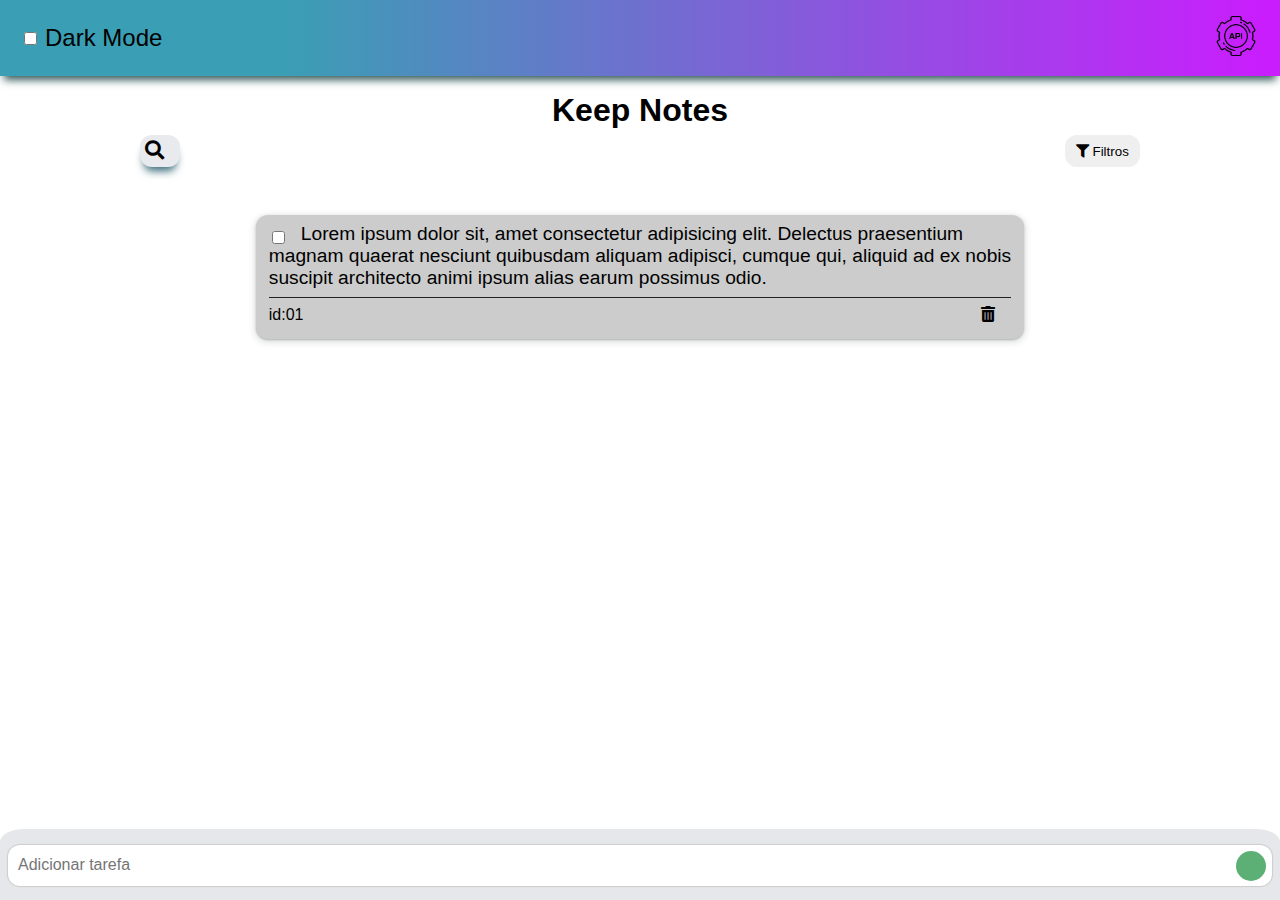
<file: index.html>
<!DOCTYPE html>
<html lang="pt-br">

<head>
    <meta charset="UTF-8">
    <meta http-equiv="X-UA-Compatible" content="IE=edge">
    <meta name="viewport" content="width=device-width, initial-scale=1.0">

    <link rel="stylesheet" href="./css/style.css">
    <link rel="stylesheet" href="https://pro.fontawesome.com/releases/v5.15.1/css/all.css">
    <link rel="stylesheet" href="http://fonts.cdnfonts.com/css/bariol-regular-2?styles=29982">
                
    <link rel="shortcut icon" href="#" type="image/x-icon"> 

    <link href="https://cdn.jsdelivr.net/npm/bootstrap@5.1.0/dist/css/bootstrap.min.css" rel="stylesheet"
    integrity="sha384-KyZXEAg3QhqLMpG8r+8fhAXLRk2vvoC2f3B09zVXn8CA5QIVfZOJ3BCsw2P0p/We" crossorigin="anonymous">
    
    <!--  -->
    <link rel="shortcut icon" href="img/73926.png" type="image/x-icon">
    <!-- TODO -->

    <script src="./js/index.js" defer></script>

    <title>TO DO</title>
</head>

<body id="fundo">

    <header>

        <!-- INÍCIO BOTÃO DARK MODE -------------------------------------------------- -->
        <div id="menu-superior">
            
            <div class="btn-bk form-check form-switch">
                <input onclick="mudarCor(this)" class="form-check-input" type="checkbox" id="flexSwitchCheckDefault">
                <label class="form-check-label" for="flexSwitchCheckDefault">Dark Mode</label>
            </div>
            <div id="api-button">
                <a href="./json.html">
                    <img src="./img/api.png" alt="api button">
                </a>
            </div>
        </div>
          <!-- FIM BOTÃO DARK MODE -------------------------------------------------- -->

        <div class="container">
            <div class="title">
                <h1>Keep Notes</h1>
            </div>
            <div class="wrap">
                <div class="search" id="search">
                    <label for="searchInput">
                        <i class="fas fa-search" style="color:black"></i>
                    </label>
                    <input class="search-input" id="searchInput" type="search" placeholder="Pesquisar">
                </div>
                <div class="filter">
                    <button class="filter-btn">
                        <i class="fas fa-filter"></i>
                        <span>Filtros</span>
                    </button>
                    <div class="filter-modal hidden" id="filterModal">
                        <p>Filtros</p>
                        <button class="apply-button">Apply</button><button class="cancel-button">Cancel</button>
                    </div>
                </div>
            </div>
        </div>
    </header>

    <main>
        
        <section>
            <div class="todo-container" id="todoContainer">

                <div class="task">
                    <input class="check" type="checkbox" name="" id="">
                    <p class="title-task">Lorem ipsum dolor sit, amet consectetur adipisicing elit. Delectus praesentium
                        magnam quaerat
                        nesciunt quibusdam aliquam adipisci, cumque qui, aliquid ad ex nobis suscipit architecto animi
                        ipsum alias earum possimus odio.</p>
                    <div class="options">
                        <span class="id-task">id:01</span>
                        <!-- <button class="edit-button">
                            <i class="fas fa-pen"></i>
                        </button> -->
                        <button id="delete-button" class="delete-button">
                            <i class="fas fa-trash-alt"></i>
                        </button>
                    </div>
                    <!-- MODAL DELETE TODO (CONFIRMAÇÃO DE EXCLUSÃO) -->
                    <div class="modal-delete-todo">
                        <div class="container-sim-nao">
                            <button class="sim-delete" type="button" >EXCLUIR</button>
                            <button class="nao-delete" type="button" >CANCELAR</button>     
                        </div>
                    </div>
                    <!-- MODAL DELETE TODO (CONFIRMAÇÃO DE EXCLUSÃO) -->    
                </div>

            </div>

        </section>

        <section class="section-add-todo" id="sectionAddTodo">
            <div class="add-todo">
                <form class="add-todo-form" id="addForm" autocomplete="off">

                    <div class="extras" id="extras">
                        <div>
                            <div class="categoria">
                                <button></button>
                                <select name="categorias" id="categorias">
                                    <option value="">Escolha Categoria</option>
                                    <option value="Mercado">Mercado</option>
                                    <option value="Digital house">Digital House</option>
                                    <option value="Filmes">Filmes</option>
                                </select>
                            </div>

                            <div class="data-incial">
                                <span style="color:black">Criado em: </span>
                                <input type="text" name="data" id="data" readonly></input>
                            </div>
                        </div>
                    </div>

                    <div class="add-task" id="addTask">
                        <textarea id="addTaskInput" name="title" maxlength="150" rows="1"
                            placeholder="Adicionar tarefa"></textarea>
                        <button type="submit">
                            <i class="far fa-arrow-up"></i>
                        </button>
                    </div>

                </form>
            </div>
        </section>
    </main>



</body>

</html>
</file>
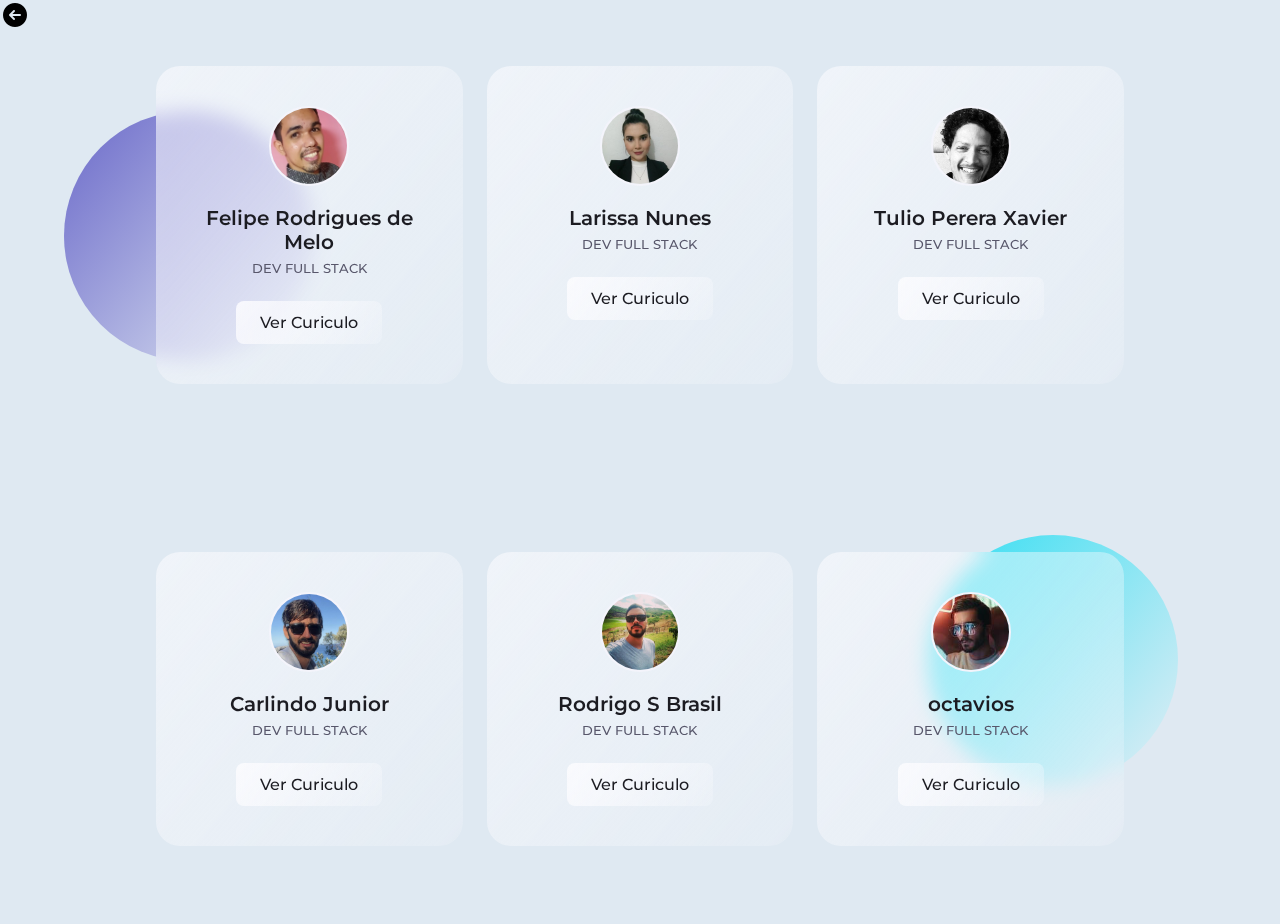
<file: equipe.html>
<!DOCTYPE html>
    <html lang="en">
    <head>
        <meta charset="UTF-8">
        <meta name="viewport" content="width=device-width, initial-scale=1.0">

        <!--========== BOX ICONS ==========-->
        <link rel="stylesheet" href="https://cdn.jsdelivr.net/npm/boxicons@latest/css/boxicons.min.css">

        <!--========== CSS ==========-->
        <link rel="stylesheet" href="assets/css/styles.css">

        <link rel="shortcut icon" href="img/b427c272b21c80f9bddea2d6d9dbe733-povos-da-equipe-executiva.png" type="image/x-icon">

        <title>Sobre A Equipe</title>
    </head>
    <body>

    
        <div id="button-voltar">
            <a href="./json.html">
                <img src="assets/img/icons8-go-back-30.png" alt="">
            </a>
        </div>

        <section class="card">
            <div class="card__circle card__circle1"></div>
            <div class="card__circle card__circle2"></div>

            <div class="card__container bd-container">
                <div class="card__glass">
                    <img src="assets/img/2imgfeh.jpg" alt="" class="card__img">
    
                    <div class="card__data">
                        <h3 class="card__title">Felipe Rodrigues de Melo</h3>
                        <span class="card__profession">DEV FULL STACK</span>
                    </div>

                    <a href="./assets/pdf/FElipe rodrigues de meli (1).pdf" class="card__button">Ver Curiculo</a>
                    
                    <div class="card__social">
                        <a href="https://github.com/Felipe00007" class="card__link"><i class='bx bxl-github' ></i></a>
                        <a href="https://www.linkedin.com/in/felipe-rodrigues-de-melo-b07a35141/" class="card__link"><i class='bx bxl-linkedin'></i></a>
                    </div>
                </div>
    
                <div class="card__glass">
                    <img src="assets/img/68084395.jfif" alt="" class="card__img">
    
                    <div class="card__data">
                        <h3 class="card__title">Larissa Nunes</h3>
                        <span class="card__profession">DEV FULL STACK</span>
                    </div>

                    <a href="assets/pdf/Larissa Nunes - Desenvolvedora Full Stack Jr..pdf" class="card__button">Ver Curiculo</a>
    
                    <div class="card__social">
                        <a href="https://github.com/Larissa-Nunes" class="card__link"><i class='bx bxl-github' ></i></a>
                        <a href="https://www.linkedin.com/in/larissa-nunes-769259147/" class="card__link"><i class='bx bxl-linkedin'></i></a>
                    
                    </div>
                </div>
    
                <div class="card__glass">
                    <img src="assets/img/68478459.jfif" alt="" class="card__img">
    
                    <div class="card__data">
                        <h3 class="card__title">Tulio Perera Xavier</h3>
                        <span class="card__profession">DEV FULL STACK</span>
                    </div>

                    <a href="#" class="card__button">Ver Curiculo</a>
    
                    <div class="card__social">
                        <a href="https://github.com/tuliopxavier" class="card__link"><i class='bx bxl-github' ></i></a>
                        <a href="https://www.linkedin.com/in/tuliopxavier/" class="card__link"><i class='bx bxl-linkedin'></i></a>
                    </div>
                </div>
            </div>

            <div id="equipe02" class="card__container bd-container">
                <div class="card__glass">
                    <img src="assets/img/Carlindo Junior.jfif" alt="" class="card__img">
    
                    <div class="card__data">
                        <h3 class="card__title">Carlindo Junior</h3>
                        <span class="card__profession">DEV FULL STACK</span>
                    </div>

                    <a href="" class="card__button">Ver Curiculo</a>
                    
                    <div class="card__social">
                        <a href="https://github.com/juniorvilas" class="card__link"><i class='bx bxl-github' ></i></a>
                        <a href="https://www.linkedin.com/in/carlindo-junior-556371197/" class="card__link"><i class='bx bxl-linkedin'></i></a>
                    </div>
                </div>
    
                <div class="card__glass">
                    <img src="assets/img/rodrigo.jfif" alt="" class="card__img">
    
                    <div class="card__data">
                        <h3 class="card__title">Rodrigo S Brasil</h3>
                        <span class="card__profession">DEV FULL STACK</span>
                    </div>

                    <a href="#" class="card__button">Ver Curiculo</a>
    
                    <div class="card__social">
                        <a href="https://github.com/rodrigo-brasil" class="card__link"><i class='bx bxl-github' ></i></a>
                        <a href="https://www.linkedin.com/in/rodrigo-brasil-272312178/" class="card__link"><i class='bx bxl-linkedin'></i></a>
                    </div>
                </div>
    
                <div class="card__glass">
                    <img src="assets/img/img3.jpg" alt="" class="card__img">
    
                    <div class="card__data">
                        <h3 class="card__title">octavios</h3>
                        <span class="card__profession">DEV FULL STACK</span>
                    </div>

                    <a href="#" class="card__button">Ver Curiculo</a>
    
                    <div class="card__social">
                        <a href="https://github.com/sou-eu" class="card__link"><i class='bx bxl-github' ></i></a>
                        <a href="#" class="card__link"><i class='bx bxl-linkedin'></i></a>
                    </div>
                </div>
            </div>
        </section>
    </body>
</html>
</file>
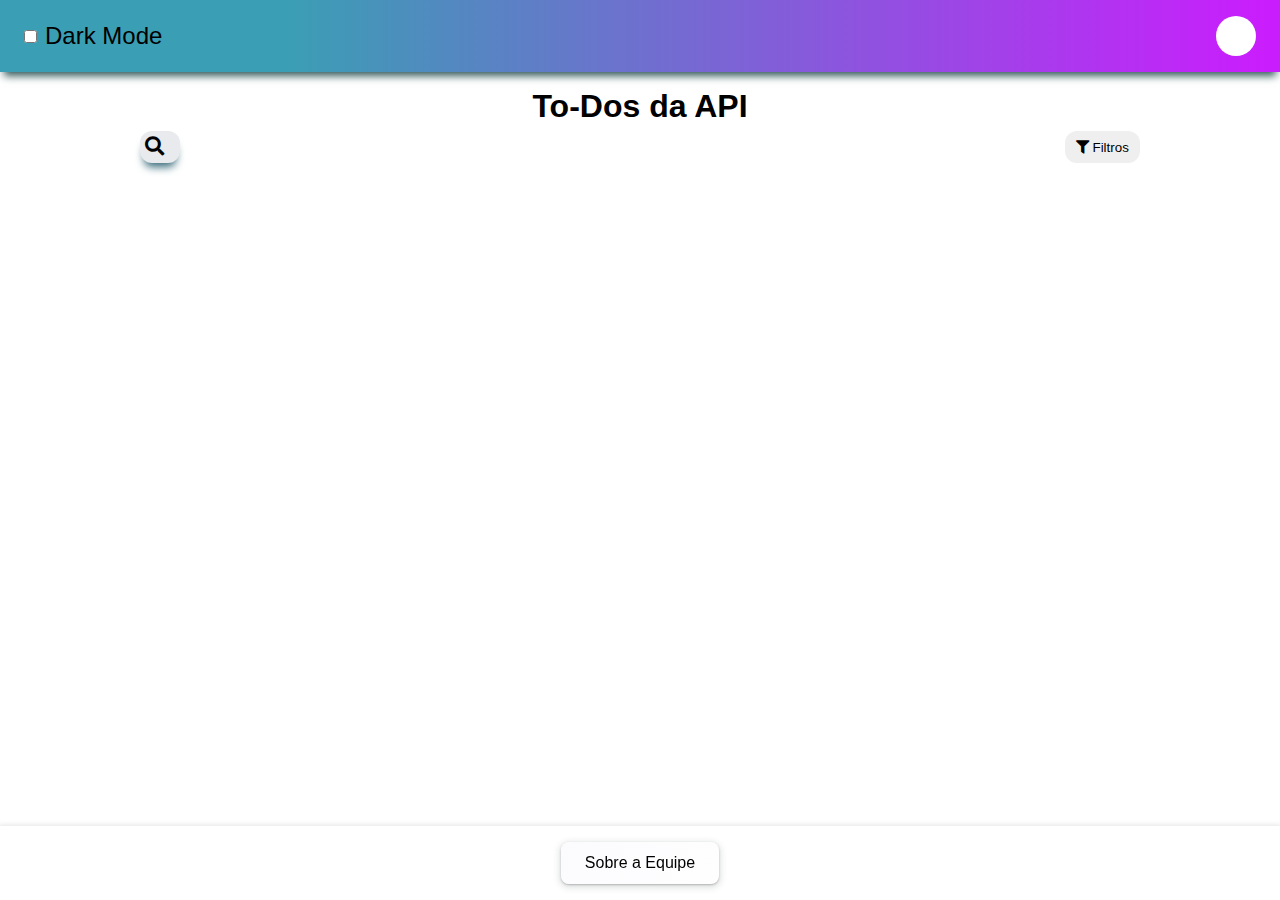
<file: json.html>
<!DOCTYPE html>
<html lang="pt-br">

<head>
    <meta charset="UTF-8">
    <meta http-equiv="X-UA-Compatible" content="IE=edge">
    <meta name="viewport" content="width=device-width, initial-scale=1.0">

    <link rel="stylesheet" href="./css/style.css">
    <link rel="stylesheet" href="https://pro.fontawesome.com/releases/v5.15.1/css/all.css">
    <link rel="shortcut icon" href="#" type="image/x-icon"> 
    <link href="https://cdn.jsdelivr.net/npm/bootstrap@5.1.0/dist/css/bootstrap.min.css" rel="stylesheet"
    integrity="sha384-KyZXEAg3QhqLMpG8r+8fhAXLRk2vvoC2f3B09zVXn8CA5QIVfZOJ3BCsw2P0p/We" crossorigin="anonymous">
    
    <link rel="shortcut icon" href="img/api.png" type="image/x-icon">
    <!-- TODO -->

    <script src="./js/json.js" defer></script>

    <title>API</title>
</head>

<body>

    <header>
        <!-- INÍCIO BOTÃO DARK MODE -------------------------------------------------- -->
        <div id="menu-superior">
            
            <div class="btn-bk form-check form-switch">
                <input onclick="mudarCor(this)" class="form-check-input" type="checkbox" id="flexSwitchCheckDefault">
                <label class="form-check-label" for="flexSwitchCheckDefault">Dark Mode</label>
            </div>
            <div id="api-button">
                <a href="./index.html">
                    <i class="far fa-arrow-left"></i>
                </a>
            </div>
        </div>
          <!-- FIM BOTÃO DARK MODE -------------------------------------------------- -->

        <div class="container">
            <div class="title">
                <h1>To-Dos da API</h1>
            </div>
            <div class="wrap">
                <div class="search" id="search">
                    <label for="searchInput">
                        <i class="fas fa-search" style="color:black"></i>
                    </label>
                    <input class="search-input" id="searchInput" type="search" placeholder="Pesquisar">
                </div>
                <div class="filter">
                    <button class="filter-btn">
                        <i class="fas fa-filter"></i>
                        <span>Filtros</span>
                    </button>
                    <div class="filter-modal hidden" id="filterModal">
                        <p>Filtros</p>
                        <button class="apply-button">Apply</button><button class="cancel-button">Cancel</button>
                    </div>
                </div>
            </div>
        </div>
    </header>

    <main>
        
        <section id="api-container">
            
        </section>
   
    </main>

      <footer>
 
        <a href="./equipe.html">Sobre a Equipe</a>
      </footer>



</body>

</html>
</file>
<file: assets/css/styles.css>
/*========== GOOGLE FONTS ==========*/
@import url('https://fonts.googleapis.com/css2?family=Montserrat:wght@400;500;600&display=swap');

/*========== VARIABLES CSS ==========*/
:root {
  /*========== Colors ==========*/
  --first-color: #4D49BF;
  --second-color: #05DBF2;
  --body-color: #DFE9F2;
  --title-color: #1C1C22;
  --text-color: #58576B;

  /*========== Font and typography ==========*/
  --body-font: 'Montserrat', sans-serif;
  --normal-font-size: .938rem;
  --h3-font-size: 1.125rem;
  --small-font-size: .75rem;
}

/* Definição do tamanho do media query */
@media screen and (min-width: 968px) {
  :root {
    --normal-font-size: 1rem;
    --h3-font-size: 1.25rem;
    --small-font-size: .813rem;
  }
}

/*========== BASE ==========*/
*,::before,::after{
  box-sizing: border-box;
}

/* Aplicação de boas práticas, fonte e reset do posicionamento do body */
body{
  margin: 0;
  padding: 0;
  font-family: var(--body-font);
  font-size: var(--normal-font-size);
}

h3{
  margin: 0;
}

a{
  text-decoration: none;
}

/* Definição do tamanho da imagem */
img{
  max-width: 100%;
  height: auto;
}

/* Estilização da classe container que agrupa todos os cards  */
.bd-container{
  max-width: 968px;
  width: calc(100% - 3rem);
  margin-left: 1.5rem;
  margin-right: 1.5rem;
}

/*========== CARD GLASS ==========*/

/* Início da estilização da div de equipe com tamanho, posição, padding, box-shadow, hover, background, border-radius */
#equipe02 {
  margin-top:1.5rem;
}

.card{
  position: relative;
  overflow: hidden;
  padding: 3rem 0;
  background-color: var(--body-color);
}

.card__container{
  display: grid;
  gap: 1.5rem;
}

.card__glass{
  position: relative;
  overflow: hidden;
  text-align: center;
  padding: 2.5rem;
  background: linear-gradient(130deg,
              rgba(251,251,254,.6),
              rgba(251,251,254,.2));
  box-shadow: inset 2px 2px 1px rgba(251,251,254,.3)
              inset -2px -2px 1px rgba(251,251,254,.2);
  border-radius: 1.5rem;
  backdrop-filter: blur(10px);
}

.card__img{
  width: 80px;
  height: 80px;
  border-radius: 50%;
  border: 2px solid #F4F4FB;
  margin-bottom: 1rem;
}

.card__data{
  margin-bottom: 1.5rem;
}

.card__title{
  font-size: var(--h3-font-size);
  color: var(--title-color);
  font-weight: 600;
  margin-bottom: .25rem;
}

.card__profession{
  font-size: var(--small-font-size);
  color: var(--text-color);
  font-weight: 500;
}

.card__button{
  display: inline-block;
  background: linear-gradient(130deg,
              rgba(251,251,254,.9),
              rgba(251,251,254,.2));
  padding: .75rem 1.5rem;
  border-radius: .5rem;
  color: var(--title-color);
  font-weight: 500;
  transition: .4s;
}

.card__button:hover{
  background: linear-gradient(130deg,
              rgba(251,251,254,1),
              rgba(251,251,254,.4));
}

.card__social{
  position: absolute;
  top: 50%;
  transform: translateY(-50%);
}

.card__link{
  display: block;
  font-size: 1.35rem;
  color: var(--title-color);
  margin: 1rem 0;
  transform: translateX(-5rem);
}

.card__link:nth-child(1){
  transition: .2s;
}
.card__link:nth-child(2){
  transition: .5s;
}
.card__link:nth-child(3){
  transition: .7s;
}

.card__glass:hover .card__link{
  transform: translateX(-1.5rem);
}

.card__circle{
  position: absolute;
  width: 250px;
  height: 250px;
  background: linear-gradient(130deg,
              rgba(77,73,191,.8),
              rgba(255,255,255,.2));
  border-radius: 50%;
}

.card__circle1{
  top: 20%;
  left: -20%;
}

.card__circle2{
  bottom: -5%;
  right: -25%;
  background: linear-gradient(130deg,
              rgba(5,219,242,.8),
              rgba(255,255,255,.2));
}
/* Fim da estilização da div de equipe com tamanho, posição, padding, box-shadow, hover, background, border-radius */

/* Início da estilização da media query com tipo de display, posição, padding, imagem e z-index */
@media screen and (min-width: 568px){
  .card__container{
    grid-template-columns: repeat(2, 1fr);
  }
}

@media screen and (min-width: 768px){
  .bd-container{
    margin-left: auto;
    margin-right: auto;
  }

  .card{
    padding: 0;
  }

  .card__container{
    height: 50vh;
    grid-template-columns: repeat(3, 1fr);
    align-content: center;
  }

  .card__circle1{
    left: 5%;
    top: 12%;
  }

  .card__circle2{
    right: 8%;
    bottom: 15%;
  }
}


#button-voltar{
  position: absolute;
  z-index: 4;
}
</file>
<file: css/style.css>
/* Aplicação de boas práticas, fonte e reset do posicionamento do body */
* {
    margin: 0;
    padding: 0;
    outline: 0;
    box-sizing: border-box;
    font-family: 'Bariol Regular', sans-serif;                                            
}


/* Definição cores do elemento raiz do documento */
:root {
    --bg-primary: #e5e7eb;
    --bg-secondary: #fff;
}

/* Estilização do card confirmação de exclusão */
.modal-delete-todo {
    width: 100%;
    height: 100%;
    position: absolute;
    z-index: 5;
    top: 0;
    left: 0;
    background-color:rgba(255, 255, 255, 0.4);
    display: none;
    align-items: center;
    justify-content: center;  
}

/* Definição do tamanho mínimo do botão sim-delete */
.sim-delete {
    min-width: 130px;
}

/* Definição do tamanho mínimo do botão nao-delete */
.nao-delete {
    min-width: 130px;
}

/* Definição de tamanho, background, alinhamento e border-radius do container-sim-nao */
.container-sim-nao {
    align-items: center;
    justify-content: center;
    display: flex;
    background-color:transparent;
    min-width: 230px;
    width: 20%;
    text-align: center;
    padding: 3rem 0;
    border-radius: 8px;

}

/* Definição de background, cor e transform do hover */
.container-sim-nao button:hover {
    background-color:#202124;
    color: #e8eaed;
    transform: scale(1.1);
}

/* Definição de borda, border-radius, margin, padding e transição do botão */
.container-sim-nao button {
   border: none;
   border-radius: 0.75rem;
   padding: 1rem 2rem;
   margin: 0.5rem;
   transition: all 0.3 ease;
}

/* Dark mode - Início */
.btn-bk {
    font-size: 1.5rem;
    text-indent: 0.5rem;
    display:flex !important;
    align-items: center;
    justify-content: center;
  }

  input:checked {
    background-color:#202124 !important;
    border-bottom-color: #202124 !important;
    border-color:#e8eaed !important;
  }

  input {
    background-color:#e8eaed !important;
    border-bottom-color: #e8eaed !important;
    border-color:#202124 !important;
  }
  
  input[type="checkbox"]:focus {
    box-shadow: none;
  }
/* Dark mode - Fim */

/* Definição da fonte do body */
body {
    font-family: "Roboto", sans-serif;
}

/* Definição do tipo de cursor, borda, e decoração dos botões e tags a */
button,
a {
    cursor: pointer;
    border: 0;
    outline: 0;
    text-decoration: none;
}

/* Início do Header e estilização dos seus componentes */
header {
    width: 100%;
    padding-bottom: 2rem;
}

.container {
    width: 90%;
    max-width: 1000px;
    margin-inline: auto;
}

.title {
    flex: 1 1 100%;
    text-align: center;
    margin-bottom: 0.4rem;
}

.wrap {
    flex: 1 1 100%;
    font-size: 1.2em;
    display: flex;
    justify-content: space-between;
}

.search {
    position: relative;
    flex: 1 1 auto;
}

.search label {
    position: absolute;
    left: 5px;
    top: 50%;
    transform: translateY(-50%);
    cursor: pointer;
    z-index: 1;
}

.search-input {
    height: 2rem;
    padding-left: 2rem;
    padding-right: 0.5rem;
    width: 2rem;
    border-radius: 0.75rem;
    transform-origin: left;
    transition: all 0.3s ease-in-out;
    border: 0;
    box-shadow: 0 8px 8px -4px rgb(55, 106, 122);
}

.search-input.active {
    width: 100%;
    border-radius: 0.75rem;
}


.filter-btn {
    height: 2rem;
    padding-inline: 0.7rem;
    border-radius: 0.75rem;
    margin-left: 0.25rem;
}

.filter-modal {
    background-color: #f2f3f5;
    width: 260px;
    position: absolute;
    bottom: 0;
    right: 0;
    transform: translate(0, calc(100% + 2px));
    border-radius: 0 0 4px 4px;
    box-shadow: 0 1px 3px 0 rgba(0, 0, 0, 0.3);
    transform-origin: 0 0;
    padding: 16px;
    z-index: 1;
    transition: scale 0.1s ease, opacity 0.1s ease;
}

.filter-modal.hidden {
    transform: scale(0.5);
    opacity: 0;
}
/* Fim do Header e estilização dos seus componentes */

/* Início da estilização do campo que adiciona os To-Dos */
.section-add-todo {
    position: fixed;
    width: 100%;
    bottom: 0;
    left: 50%;
    transform: translateX(-50%);
    background-color: var(--bg-primary);
    border-top-left-radius: 1.5rem 0.8rem;
    border-top-right-radius: 1.5rem 0.8rem;
    padding-top: 0.5rem;
}

.section-add-todo .extras {
    display: block;
    height: 0;
    overflow: hidden;
    transition: height 0.3s ease-in-out;
}

.section-add-todo .extras.active {
    height: 70px;
}

.section-add-todo .extras > div {
    padding: 1rem;
}

.section-add-todo .data-incial {
    margin-right: 1rem;
}

.section-add-todo .add-task {
    width: 100%;
    padding: 0.5rem;
    position: relative;
    font-size: 1.5em;
}
.section-add-todo .add-task textarea {
    width: 100%;
    padding: 0.625rem 2.25rem 0.625rem 0.625rem;
    border-radius: 0.75rem;
    border: 0;
    resize: none;
    font-size: 1rem;
    line-height: 1.3rem;
    box-shadow: 0 0 1px 1px #ccc;
    color: #3f424a;
}

.section-add-todo .add-task button {
    position: absolute;
    right: 0.86rem;
    bottom: 1.188rem;
    color: white;
    background-color: #5db075;
    border-radius: 50%;
    height: 1.875rem;
    width: 1.875rem;
    display: flex;
    align-items: center;
    justify-content: center;
}

.section-add-todo .add-task button i {
    font-size: 0.75em;
    
}
/* Fim da estilização do campo que adiciona os To-Dos */

/* Definição de tamanho, margin, padding, tipo de display da classe todo-container */
.todo-container {
    width: 90%;
    max-width: 800px;
    margin-inline: auto;
    padding: 1rem;
    display: flex;
    flex-direction: column;
    padding-bottom: 4.375rem;
}

/* Definição de estilização de margin, posição, background, box-shadow e border-radius da task */
.task {
    box-shadow: 0 1px 2px 0 rgba(60, 64, 67, 0.302), 0 2px 6px 2px rgba(60, 64, 67, 0.149);
    border-radius: 0.75rem;
    padding: 0.5rem 0.8rem;
    margin-bottom: 1rem;
    overflow: hidden;
    position: relative;
    background-color: #ccc;
    
}

/* Aplicação da propriedade transform no hover */
.task:hover {
    transform: scale(1.1);
}

/* Definição de tamanho de fonte, alinhamento, tamanho e word-wrap da classe  */
.task .title-task {
    word-wrap: break-word;
    font-size: 1.2em;
    text-align: left;
    width: 100%;
}

/* Deixar a task tachada quando a tarefa estiver realizada (completed = true) */
.tachado p {
    text-decoration: line-through;
}

/* Início da definição de estilização da classe check e task */
.task .check {
    position: absolute;
    left: 1rem;
    top: 1rem;
}

.task .check:checked + p {
    text-decoration: line-through;
}

.task .check i {
    font-size: 1.5em;
}

.task p {
    text-indent: 2rem;
}

.task .options {
    display: flex;
    justify-content: flex-end;
    align-items: center;
    margin-top: 0.5rem;
    border-top: solid 1px #202124;
}

.task .options .id-task {
    margin-right: auto;
}

.task .options > button {
    background-color: transparent;
    padding: 0.5rem;
    margin-inline: 0.5rem;
}

.task .options button i {
    font-size: 1.2em;
}
/* Fim da definição de estilização da classe check e task */

/* Estilização do menu superior com background, tipo de display, alinhamento, margin, padding e box-shadow */
#menu-superior {
    background: rgb(58,159,180);
    background: linear-gradient(90deg, rgba(58,159,180,1) 22%, rgba(202,29,253,1) 99%);
    display: flex;
    align-items: center;
    justify-content: space-between;
    padding: 1rem 1.5rem;
    margin-bottom: 1rem;
    box-shadow: 0 8px 8px -4px rgb(53, 90, 90);
}

/* Estilização da imagem do button da API */
#api-button img{
    height: 2.5rem;
}

/* Definição de opacidade e animação do hover da API */
#api-button img:hover{
    opacity: .5;
    transform: scale(1.2);
    animation: spin 1s ease-in;
}

/* Início e fim do tempo de duração da animação do keyframe */
@keyframes spin {
    0% { transform: rotate(0deg); }
    100% { transform: rotate(360deg)}
}

/* Início da estilização do botão da API */
#api-button i {
    background-color: #fff;
    border-radius: 50%;
    padding: .25rem;
    color: #202124;
    font-size: 2rem;
    text-decoration: none;
}


#api-button i:hover {
    opacity: .75;
    transform: scale(1.2);
}
/* Fim da estilização do botão da API */

/* Estilização da classe api-card com background, padding, margin, border-radius e box-shadow */
.api-card {
    background-color: #ccc;
    padding: 1.5rem;
    margin: 1rem 2rem;
    border-radius: .5rem;
    box-shadow: 0 8px 8px -4px lightblue;
}

/* Adiciona uma animação hover ao card api */
.api-card:hover {
    transform: scale(0.85);
}

/* Estilização do texto do card api */
.api-card > h2{
    background-color: white;
    padding: 5px;
    border-radius: 1rem;
    display: inline-block;
}

/* Estilização do footer com background, tamanho, padding e posição */
footer {
    background-color: rgb(255, 255, 255);
    width: 100%;
    padding: 1rem;
    text-align: center;
    position: fixed;
    bottom: 0;
    box-shadow: 0 2px 2px 0 rgba(25, 27, 27, 0.302), 0 2px 6px 2px rgba(18, 19, 19, 0.149);
}

/* Estilização da tag contida no footer com tipo de display, background, padding, fonte e transição */
footer > a{
    display: inline-block;
  background: linear-gradient(130deg,
              rgba(251,251,254,.9),
              rgba(251,251,254,.2));
  padding: .75rem 1.5rem;
  border-radius: .5rem;
  color: var(--title-color);
  font-weight: 500;
  transition: .4s;
  text-decoration: none;
  box-shadow: 0 1px 2px 0 rgba(60, 64, 67, 0.302), 0 2px 6px 2px rgba(60, 64, 67, 0.149);
}

/* Adiciona animação hover ao botão do footer */
footer > a:hover{
    background: linear-gradient(130deg,
              rgba(251,251,254,1),
              rgba(251,251,254,.4));
}
</file>
